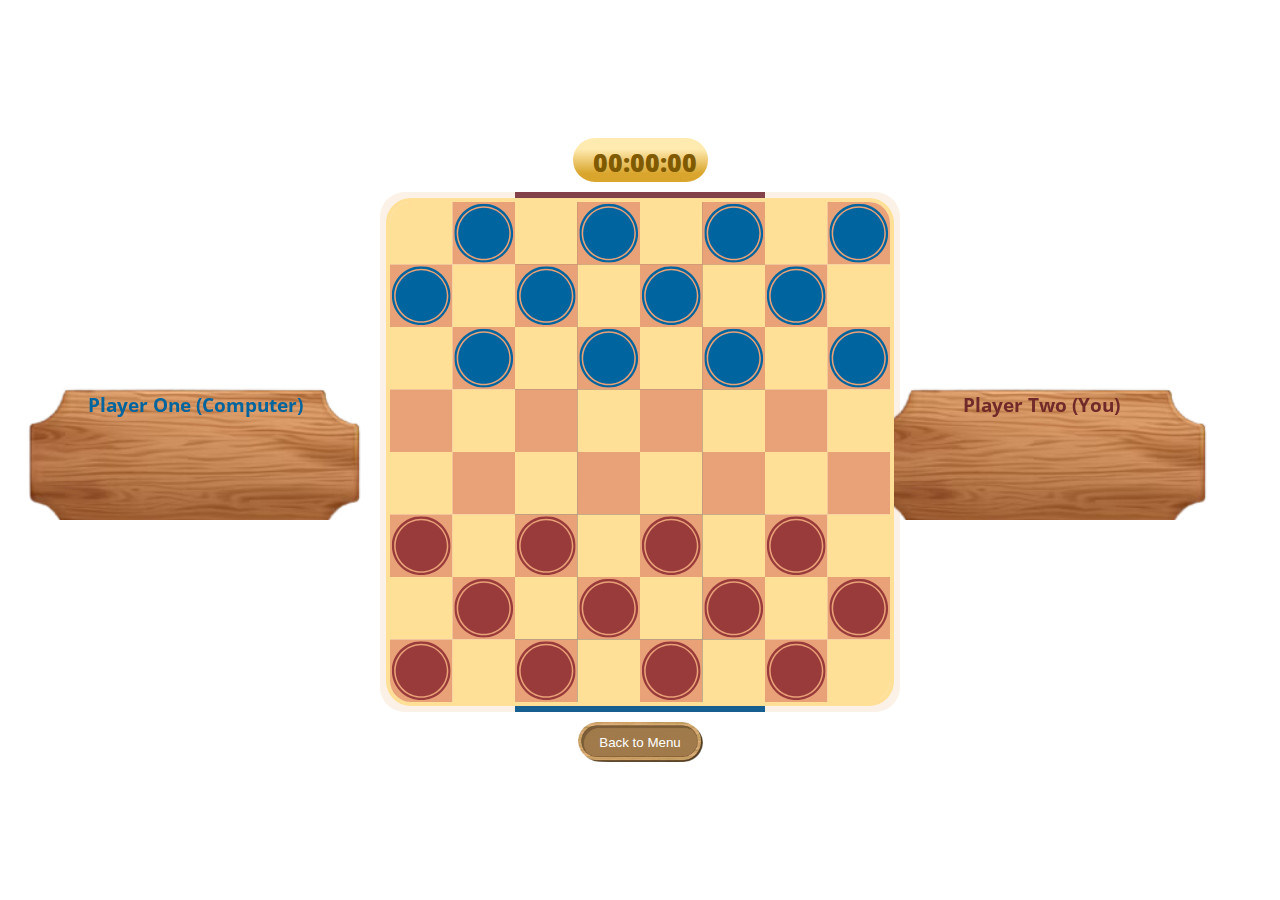
<file: game.html>
<!DOCTYPE html>
<html lang="en">
<head>
    <meta charset="UTF-8">
    <meta name="viewport" content="width=device-width, initial-scale=1.0">
    <link rel="preconnect" href="https://fonts.googleapis.com">
    <link rel="preconnect" href="https://fonts.gstatic.com" crossorigin>
    <link href="https://fonts.googleapis.com/css2?family=Open+Sans:wght@300&family=Poppins:wght@200&family=Raleway:wght@100;300&display=swap" rel="stylesheet">
    <link rel="stylesheet" href="./styles/game.css">
    <script src="https://ajax.googleapis.com/ajax/libs/jquery/2.1.3/jquery.min.js"></script>
    <title>Checkers</title>
</head>
<body>  
    <div id="checkerboard"></div>
    <div id="clock"> 
        <span id="timeElapsed"></span>
    </div>
    <div class="button-container">
        <button id="backButton">Back to Menu</button>
    </div>

    <div id="p1-score">
        <h3>Player One (Computer)</h3>
    </div>

    <div id="p2-score">
        <h3>Player Two (You)</h3>
    </div>

    <div id="confirmation-popup">
        <p> 
            <br>Are you sure you want to go back to
            <br>the menu?
        </p>
        <button id="yesButton">Yes</button>
        <button id="noButton">No</button>
    </div>

    <div id="myModal" class="modal">
        <div class="modal-content">
            <button id="exitButton">X</button>
            <div class="popup-content">
                <h1 class="results" id="popupMessage"></h1>
                <p id="popupScores"></p>
                <button id="retryButton">Retry</button>
            </div>
        </div>
    </div>

    <script type="text/javascript" src="./components/board.js"></script>
    <script type="text/javascript" src="./components/piece.js"></script>
    <script type="text/javascript" src="./components/tile.js"></script>
    <script type="text/javascript" src="./components/ai.js"></script>
    <script type="text/javascript" src="./components/clock.js"></script>
    <script type="text/javascript" src="./main.js"></script>
</body>
</html>
</file>
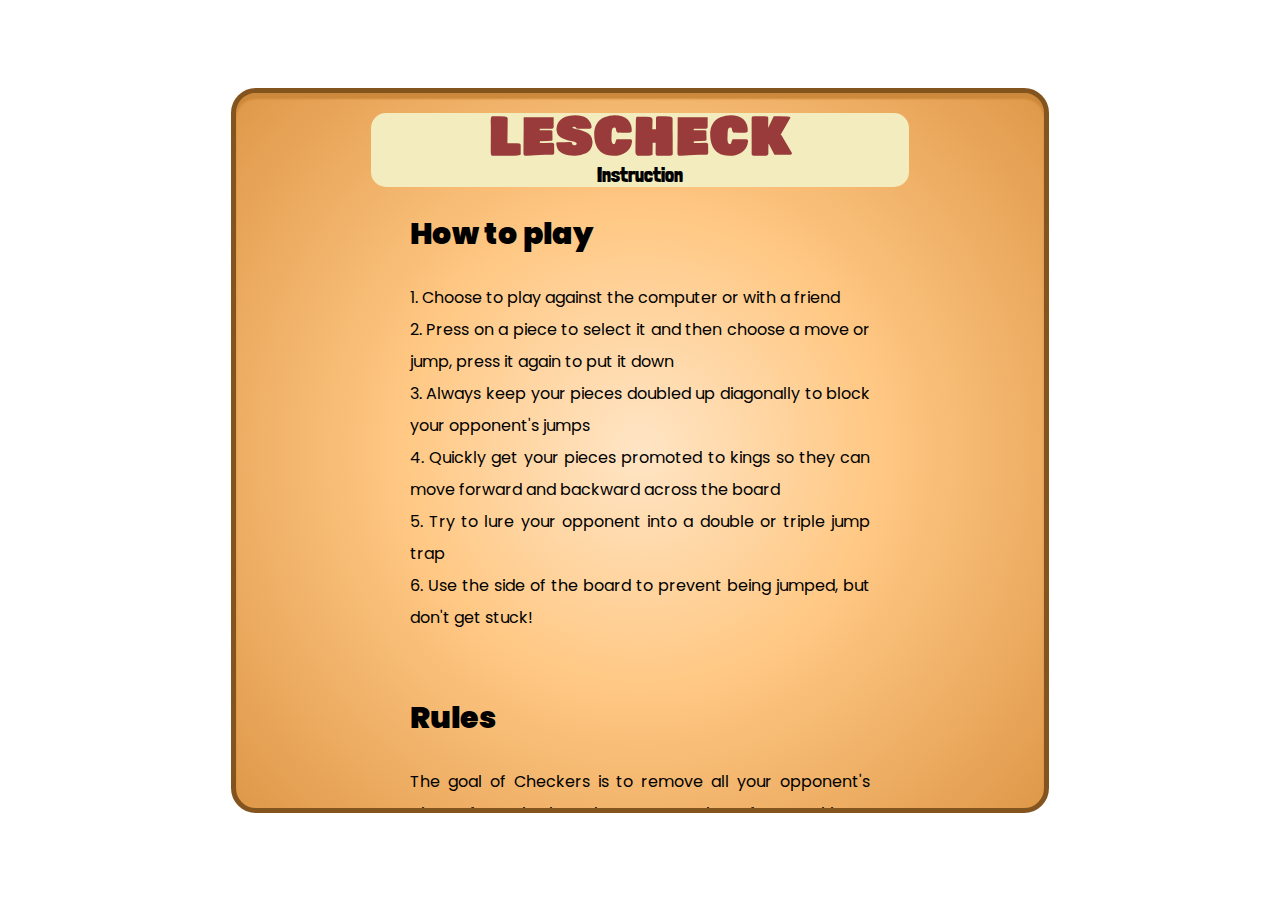
<file: instruction.html>
<!DOCTYPE html>
<html lang="en">
<head>
    <meta charset="UTF-8">
    <meta name="viewport" content="width=device-width, initial-scale=1.0">
    <title>Instructions</title>
    <link rel="preconnect" href="https://fonts.googleapis.com">
    <link rel="preconnect" href="https://fonts.gstatic.com" crossorigin>
    <link href="https://fonts.googleapis.com/css2?family=Bowlby+One+SC&family=Londrina+Solid:wght@100;300;400;900&family=Poppins:wght@400;600;900&display=swap" rel="stylesheet">
    <link rel="stylesheet" href="./styles/instruction.css">
</head>
<body>
    <div class="box">
        <div class="title-container">
            <h1 class="instr-title">LesCheck</h1>
            <h4 class="sub-title">Instruction</h4>
        </div>
        <div class="container">
            <div class="column">
                <h2>How to play</h2>
                <p>1. Choose to play against the computer or with a friend
                    <br>2. Press on a piece to select it and then choose a move or jump, press it again to put it down
                    <br> 3. Always keep your pieces doubled up diagonally to block your opponent's jumps
                    <br> 4. Quickly get your pieces promoted to kings so they can move forward and backward across the board
                    <br> 5. Try to lure your opponent into a double or triple jump trap
                    <br> 6. Use the side of the board to prevent being jumped, but don't get stuck!</p>
            </div>

            <div class="column">
                <h2>Rules</h2>
                <p>The goal of Checkers is to remove all your opponent's pieces from the board or prevent them from making a move.
                    <br>
                    <br>Pieces move diagonally, always staying on the dark squares. Pieces can "slide" to an adjacent open square or "jump" over an opponent's pieces, removing them from the board. Normal pieces move toward the opposite side of the board.
                    <br>
                    <br>If the force jumps rule is in effect, the player must make a jump move when available. In the event of a double or triple jump opportunity, only the first jump is required.
                    <br>
                    <br>When a normal piece reaches the last row on the opposite side of the board it is promoted into a "King" piece. Promoted pieces may move towards either side of the board.
                    <br>
                    <br>The game is over when one player has no remaining pieces or can't make any valid moves. You may also elect a draw if each team only has 1 king remaining.</p>
            </div>
        </div>
        <div class="button-container">
            <a href="./index.html"><button class="button">Back to Menu</button></a>
        </div>
    </div>
    
</body>
</html>
</file>
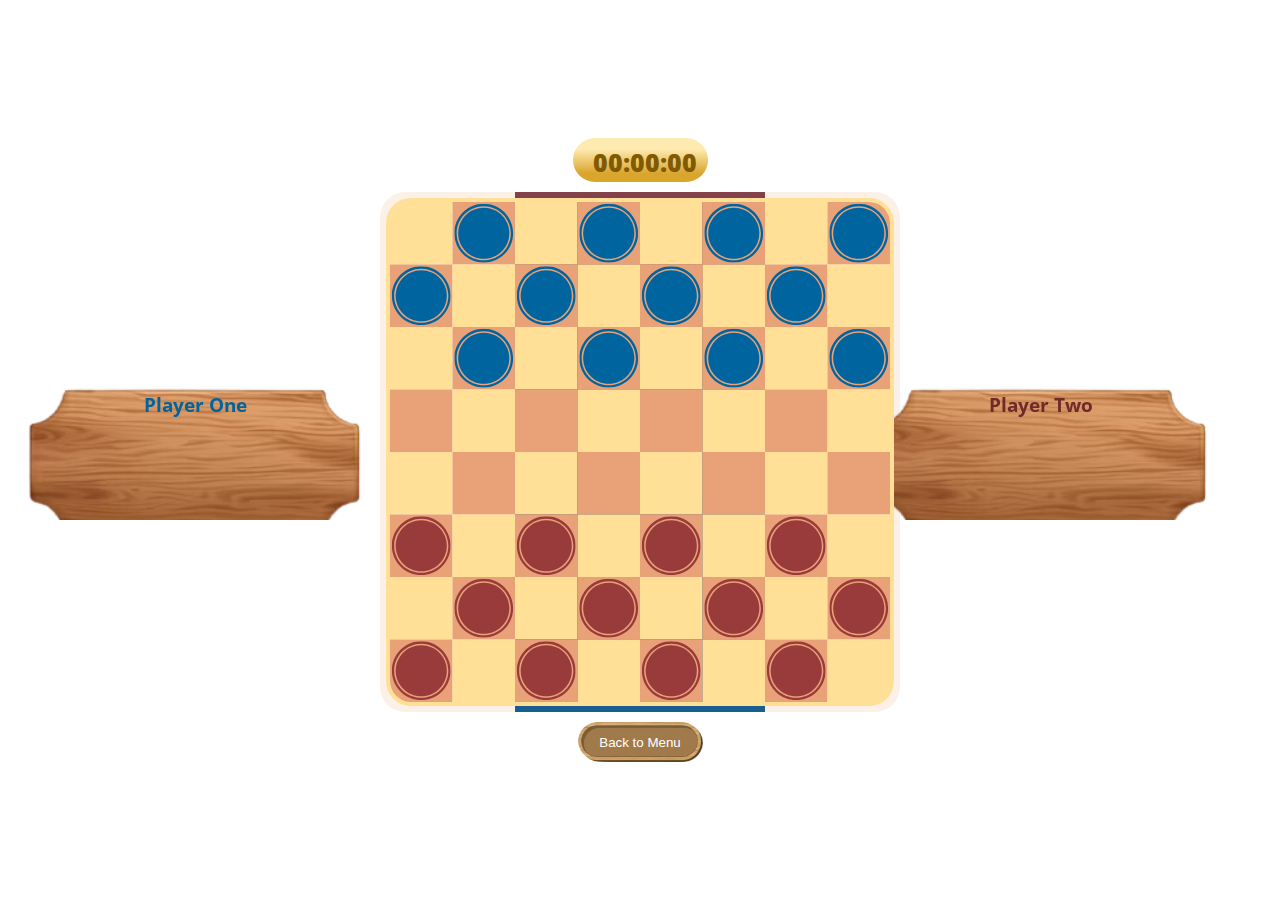
<file: multiplayer.html>
<!DOCTYPE html>
<html lang="en">
<head>
    <meta charset="UTF-8">
    <meta name="viewport" content="width=device-width, initial-scale=1.0">
    <link rel="preconnect" href="https://fonts.googleapis.com">
    <link rel="preconnect" href="https://fonts.gstatic.com" crossorigin>
    <link href="https://fonts.googleapis.com/css2?family=Open+Sans:wght@300&family=Poppins:wght@200&family=Raleway:wght@100;300&display=swap" rel="stylesheet">
    <link rel="stylesheet" href="./styles/game.css">
    <script src="https://ajax.googleapis.com/ajax/libs/jquery/2.1.3/jquery.min.js"></script>
    <title>Checkers</title>
</head>
<body>
    <div id="checkerboard"></div>
    <div id="clock"> 
        <span id="timeElapsed"></span>
    </div>
    
    <div class="button-container">
        <button id="backButton">Back to Menu</button>
    </div>

    <div id="p1-score">
        <h3>Player One</h3>
    </div>

    <div id="p2-score">
        <h3>Player Two</h3>
    </div>

    <div id="confirmation-popup">
        <p> 
            <br>Are you sure you want to go back to
            <br>the menu?
        </p>
        <button id="yesButton">Yes</button>
        <button id="noButton">No</button>
    </div>

    <div id="myModal" class="modal">
        <div class="modal-content">
            <button id="exitButton">X</button>
            <div class="popup-content">
                <h1 class="results" id="popupMessage"></h1>
                <p id="popupScores"></p>
                <button id="retryButton">Retry</button>
            </div>
        </div>
    </div>

    <script type="text/javascript" src="./components/board.js"></script>
    <script type="text/javascript" src="./components/piece.js"></script>
    <script type="text/javascript" src="./components/tile.js"></script>
    <script type="text/javascript" src="./components/ai.js"></script>
    <script type="text/javascript" src="./components/clock.js"></script>
    <script type="text/javascript" src="./components/player.js"></script>
    
</body>
</html>
</file>
<file: styles/game.css>
:root {
    --dark-color: #9A3B3B;
    --secondary-dark-color:#83541E;
    --light-color:#FFE096;
    --white: white;
}

body {
    font-family: 'Open Sans', sans-serif, 'Poppins', sans-serif, 'Raleway', sans-serif;
    background-image: url("https://r4.wallpaperflare.com/wallpaper/760/955/638/artwork-landscape-sky-mountains-wallpaper-78664db880d01c78404c214e28e2847a.jpg");
    background-size: cover;
    background-position: center;
    background-repeat: no-repeat;
    height: 100vh;
    margin: 0;
    display: flex;
    flex-direction: column-reverse;
    align-items: center;
    justify-content: center;
    animation: transitionIn 1.5s;
}

@keyframes transitionIn {
    from {
      opacity: 0;
      transform: rotateX(45deg) translateY(-10px);
    }
    to {
      opacity: 1;
      transform: rotateX(0deg) translateY(0px);
    }
}

#checkerboard {
    position: relative;
    width: 520px;
    height: 520px;
    display: flex;
    justify-content: center;
    align-items: center;
    background: rgba(236, 186, 136, 0.2);
    overflow: hidden;
    border-radius: 25px;
}

#checkerboard::before {
    content: '';
    position: absolute;
    width: 250px;
    height: 140%;
    background: linear-gradient(#9A3B3B, #00659E);
    animation: animate 7s linear infinite;
}

#checkerboard::after {
    content: '';
    position: absolute;
    inset: 4px;
    border-radius: 16px;
}

@keyframes animate {
    0% {
        transform: rotate(0deg);
    }
    100% {
        transform: rotate(360deg);
    }
}

#checkerboard canvas {
    z-index: 10;
}

#p1-score, #p2-score {
    display: flex;
    flex-wrap: wrap;
    position: fixed;
    box-sizing: border-box;
    background-image: url('../images/button3.svg'); 
    background-size: cover;
    height: 140px;
    width: 350px;
    top: 50%;
    padding: 0px 55px;
    transform: translateY(-50%);
}

#p1-score {
    left: 20px;     
}

#p2-score {  
    right: 5%;
}

#p1-score h3, #p2-score h3 {
    text-align: center;
    width: 100%;
    margin: 0;
    padding-top: 5%;
    color: #00659e;
}

#p2-score h3 {
    color: #712a2a;
}

.capturedPiece {
    display: flex;
    box-sizing: border-box;
    margin: 0px 5px 0px 5px; 
    height: 30px;
    width: 30px;
}

#clock {
    display: flex;
    order: 1;
    margin: 10px;
    border: 1px solid black;
    border-radius: 5px;
    height: 30px;
    width: 95px;
    background: var(--light-color);
    background: linear-gradient(0deg, rgb(217, 165, 44) 19%, rgb(255, 234, 176) 75%);
    border-radius: 25px;
    box-shadow: rgba(236, 186, 136, 0.2) 0 -25px 18px -14px inset,rgba(187, 149, 44, 0.15) 0 1px 2px,rgba(187, 132, 44, 0.15) 0 2px 4prgba(187, 154, 44, 0.15)5 0 4px 8px,rgba(44, 187, 99, .15) 0 8px 16px,rgba(44, 187, 99, .15) 0 16px 32px;
    color: rgb(128, 90, 0);
    padding: 7px 20px;
    text-align: center;
    border: 0;
    font-size: 25px;
    font-weight: 900;
}

.button-container {
    display: flex;
    flex-direction: column; 
    align-items: center; 
    margin: 10px;
    order: -1;
}

.button {
    display: block;
    width: 150px;
    height: 20px;
    margin: 10px;
    padding: 15px 20px;
    background-color: white;
    text-align: center;
    text-decoration: none;
    border-radius: 10px;
    transition: background-color 0.3s ease, transform 0.3s ease; 
}

.button:hover {
    transform: scale(1.1); 
}

#confirmation-popup {
    background-color: transparent;
    display: none;
    position: fixed;
    align-items: center;
    top: 50%;
    left: 50%;
    transform: translate(-50%, -50%);
    background-image: url('../images/button.svg');
    z-index: 999;
    background-size: cover;
    height: 188px;
    width: 300px;
    text-align: center;
    padding: 0px 30px;
}

#yesButton, #noButton {
    background-color: transparent;
    border: none; 
    cursor: pointer;
    margin-top: 55px;
    margin-right: 18px;
}

#noButton {
    margin-left: 25px;
}

#backButton {
    background-image: url('../images/button1.png');
    background-color: transparent;
    z-index: 99;
    background-size: cover;
    height: 40px;
    width: 125px;
    text-align: center;
    border: none;
    color: white;
}

#yesButton:hover, 
#noButton:hover, 
#retryButton:hover, 
#exitButton:hover, 
#backButton:hover {
    transform: scale(1.05) rotate(-1deg);
    transition: all 0.4s;
    color:white; 
}

.modal {
    display: none; 
    background-image: url('../images/button2.svg');
    background-size: cover;
    height: 246px;
    width: 420px;
    align-items: center;
    position: fixed;
    z-index: 999;
}

.modal-content {
    position: relative;
    margin: 10% auto;
    padding: 20px;
    width: 100%;
}

.popup-content {
    padding: 20px;
}

.close {
    position: absolute;
    top: 0;
    right: 0;
    font-size: 24px;
    cursor: pointer;
}

#popupMessage {
    margin-top: 0px;
    font-size: xx-large;
    background-size: cover;
    position: fixed;
}

#popupScores {
    margin-top: 40px;
    font-size: 20px;
}

#retryButton {
    position: fixed;
    text-align: center;
    background-color: transparent;
    color:black;
    align-items: center;
    border: none;
    margin-top: 10px;
    margin-left: 9.5%;
    cursor: pointer;
    font-size: larger;
}

#exitButton {
    background-color: transparent;
    position: fixed;
    align-items: center;
    color: white;
    text-shadow: 2px 2px 2px black;
    border: none;
    margin-left: 26%;
    margin-top: -9px;
    cursor: pointer;
    font-size: x-large;
}
</file>
<file: styles/instruction.css>
body {
    font-family: 'Londrina Solid', sans-serif;
    font-weight: 400;
    background-image: url("https://r4.wallpaperflare.com/wallpaper/760/955/638/artwork-landscape-sky-mountains-wallpaper-78664db880d01c78404c214e28e2847a.jpg");
    background-size: cover;
    background-position: center;
    background-repeat: no-repeat;
    height: 100vh;
    margin: 0;
    display: flex;
    align-items: center;
    justify-content: center;
    animation: transitionIn 1.5s;
}

@keyframes transitionIn {
  from {
    opacity: 0;
    transform: rotateX(45deg) translateY(-10px);
  }
  to {
    opacity: 1;
    transform: rotateX(0deg) translateY(0px);
  }
}

.box {
    width: 60%;
    height: 75%;
    border-radius: 25px;
    background: radial-gradient(circle, rgba(255,229,197,1) 0%, rgba(255,200,132,1) 44%, rgba(223,152,73,1) 100%);
    border: 5px solid #83541e;
    padding: 20px;
    overflow: auto; 
    margin: 0;
    box-shadow: inset 0 6px 2px #cd893b;
}

::-webkit-scrollbar{
    width: 5px;
}
::-webkit-scrollbar-track{
    margin: 0;
    border-radius: 100px;
}

.title-container{
    background-color:#F2ECBE;
    width: 70%;
    margin-right: auto;
    margin-left: auto;
    border-radius: 15px;
}

.instr-title{
    font-family: 'Bowlby One SC', sans-serif;
    font-size: 50px;
    font-weight: 900;   
    color: #9A3B3B;
    margin: 0;
    padding: 0;
    text-align: center;
}

.sub-title{
    margin: 0;
    font-size: 20px;
    text-align: center;
}

.container {
    display: flex;
    flex-direction: column;
    flex-wrap: wrap;
    justify-content: space-between;
    width: 60%;
    max-width: 70%;
    margin: 0 auto;
}

.column {
    /* flex-basis: 48%; */
    margin-bottom: 20px; 
}

.button-container {
    display: flex;
    flex-direction: column; 
    align-items: center; 
    margin: 0;
}

h1{
    font-family: 'Bowlby One SC', sans-serif;
    font-size: 50px;
    font-weight: 900;   
    margin: 0;
    text-align: center; 
}

h2{
    font-family: 'Poppins', sans-serif;
    font-weight: 900;
    font-size: 30px;
}

a{
    text-decoration: none;
}

p{
    font-family: 'Poppins', sans-serif;
    font-weight: 400;
    font-size: 1em;
    line-height: 2rem;
    text-align: justify;
}


body {
    margin: 0;
    padding: 0;
    width: 100vw;
    height: 100vh;
    overflow: hidden;
    position: relative;
    display: flex;
    align-items: center;
  }
  
  h1 {
    color: white;
    font-size: 20vmin;
    line-height: 1;
    font-weight: bold;
    letter-spacing: 2px;
    font-family: 'Poppins', sans-serif;
    text-transform: uppercase;
    padding-left: 40px;
  }
  

  .button {
    font-family: 'Poppins', sans-serif;
    font-weight: 600;
    height: 55px;
    width: 200px;
    background: rgb(255,224,150);
    background: linear-gradient(0deg, rgba(255,224,150,1) 19%, rgba(255,240,200,1) 75%);
    border-radius: 15px;
    box-shadow: rgba(236, 186, 136, 0.2) 0 -25px 18px -14px inset,rgba(187, 149, 44, 0.15) 0 1px 2px,rgba(187, 132, 44, 0.15) 0 2px 4prgba(187, 154, 44, 0.15)5 0 4px 8px,rgba(44, 187, 99, .15) 0 8px 16px,rgba(44, 187, 99, .15) 0 16px 32px;
    color: rgb(128, 90, 0);
    cursor: pointer;
    display: inline-block;
    font-family: CerebriSans-Regular,-apple-system,system-ui,Roboto,sans-serif;
    padding: 7px 20px;
    text-align: center;
    text-decoration: none;
    transition: all 250ms;
    border: 0;
    font-size: 20px;
    user-select: none;
    -webkit-user-select: none;
    touch-action: manipulation;
  }
  
  .button:hover {
    box-shadow: rgba(187, 158, 44, 0.35) 0 -25px 18px -14px inset,rgba(187, 134, 44, 0.25) 0 1px 2px,rgba(187, 151, 44, 0.25) 0 2px 4px,rgba(187, 127, 44, 0.25) 0 4px 8px,rgba(187, 142, 44, 0.25) 0 8px 16px,rgba(187, 130, 44, 0.25) 0 16px 32px;
    transform: scale(1.05) rotate(-1deg);
  }
  
  .bounce {
    width: 100%;
    display: inline-flex;
    justify-content: center;
    margin: 0;
  }

  .bounce span {
    display: inline-flex;
    color: #c7f4ff;
    font-family: 'Bowlby One SC', sans-serif;
      font-size: 100px;
      text-align: center;
      margin: 0;
      color: #9A3B3B;
    animation: bounce 1s infinite;
  }

  @keyframes bounce {
    0%,
    50%,
    100% {
        transform: translateY(0);
    }
    25% {
        transform: translateY(-20px);
    }
  }
  
  .ten span:nth-of-type(1) {
    animation-delay: 0.1s;
  }
  .ten span:nth-of-type(2) {
    animation-delay: 0.2s;
  }
  .ten span:nth-of-type(3) {
    animation-delay: 0.3s;
  }
  .ten span:nth-of-type(4) {
    animation-delay: 0.4s;
  }
  .ten span:nth-of-type(5) {
    animation-delay: 0.5s;
  }
  .ten span:nth-of-type(6) {
    animation-delay: 0.6s;
  }
</file>
